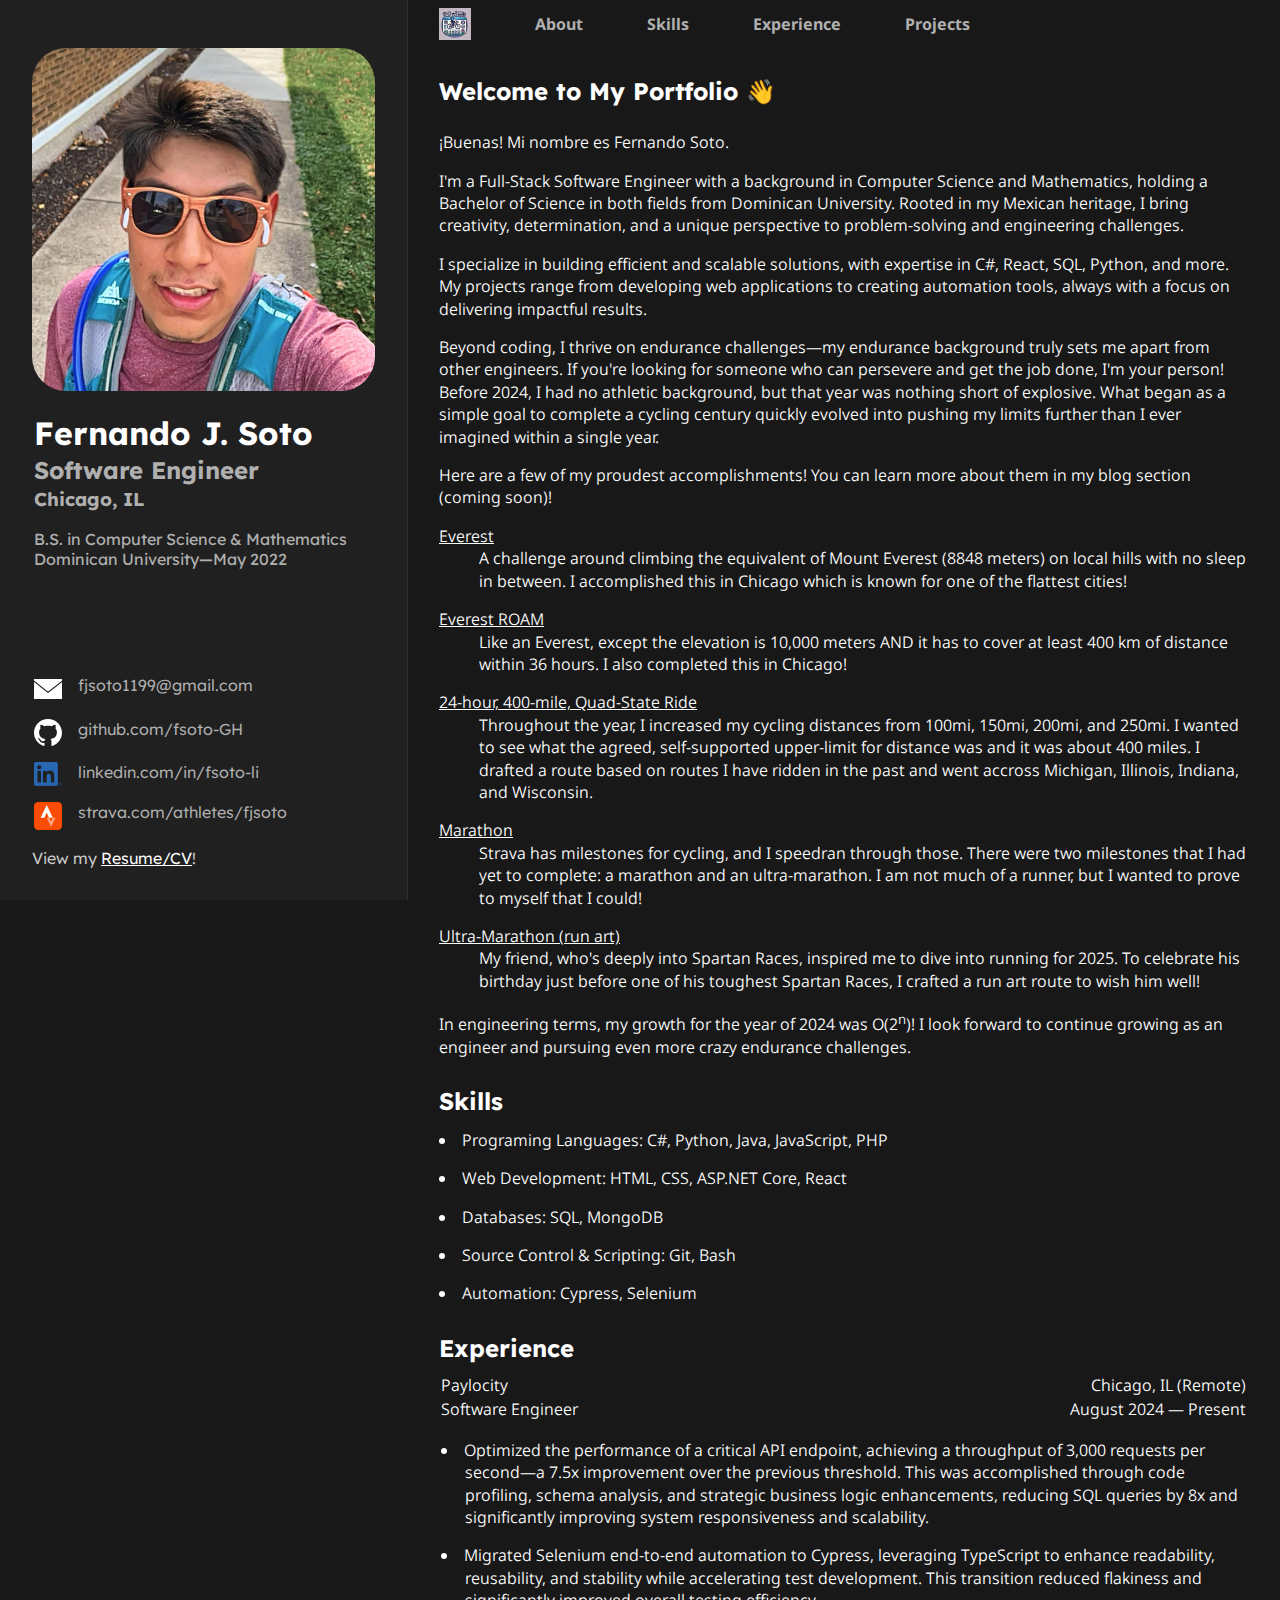
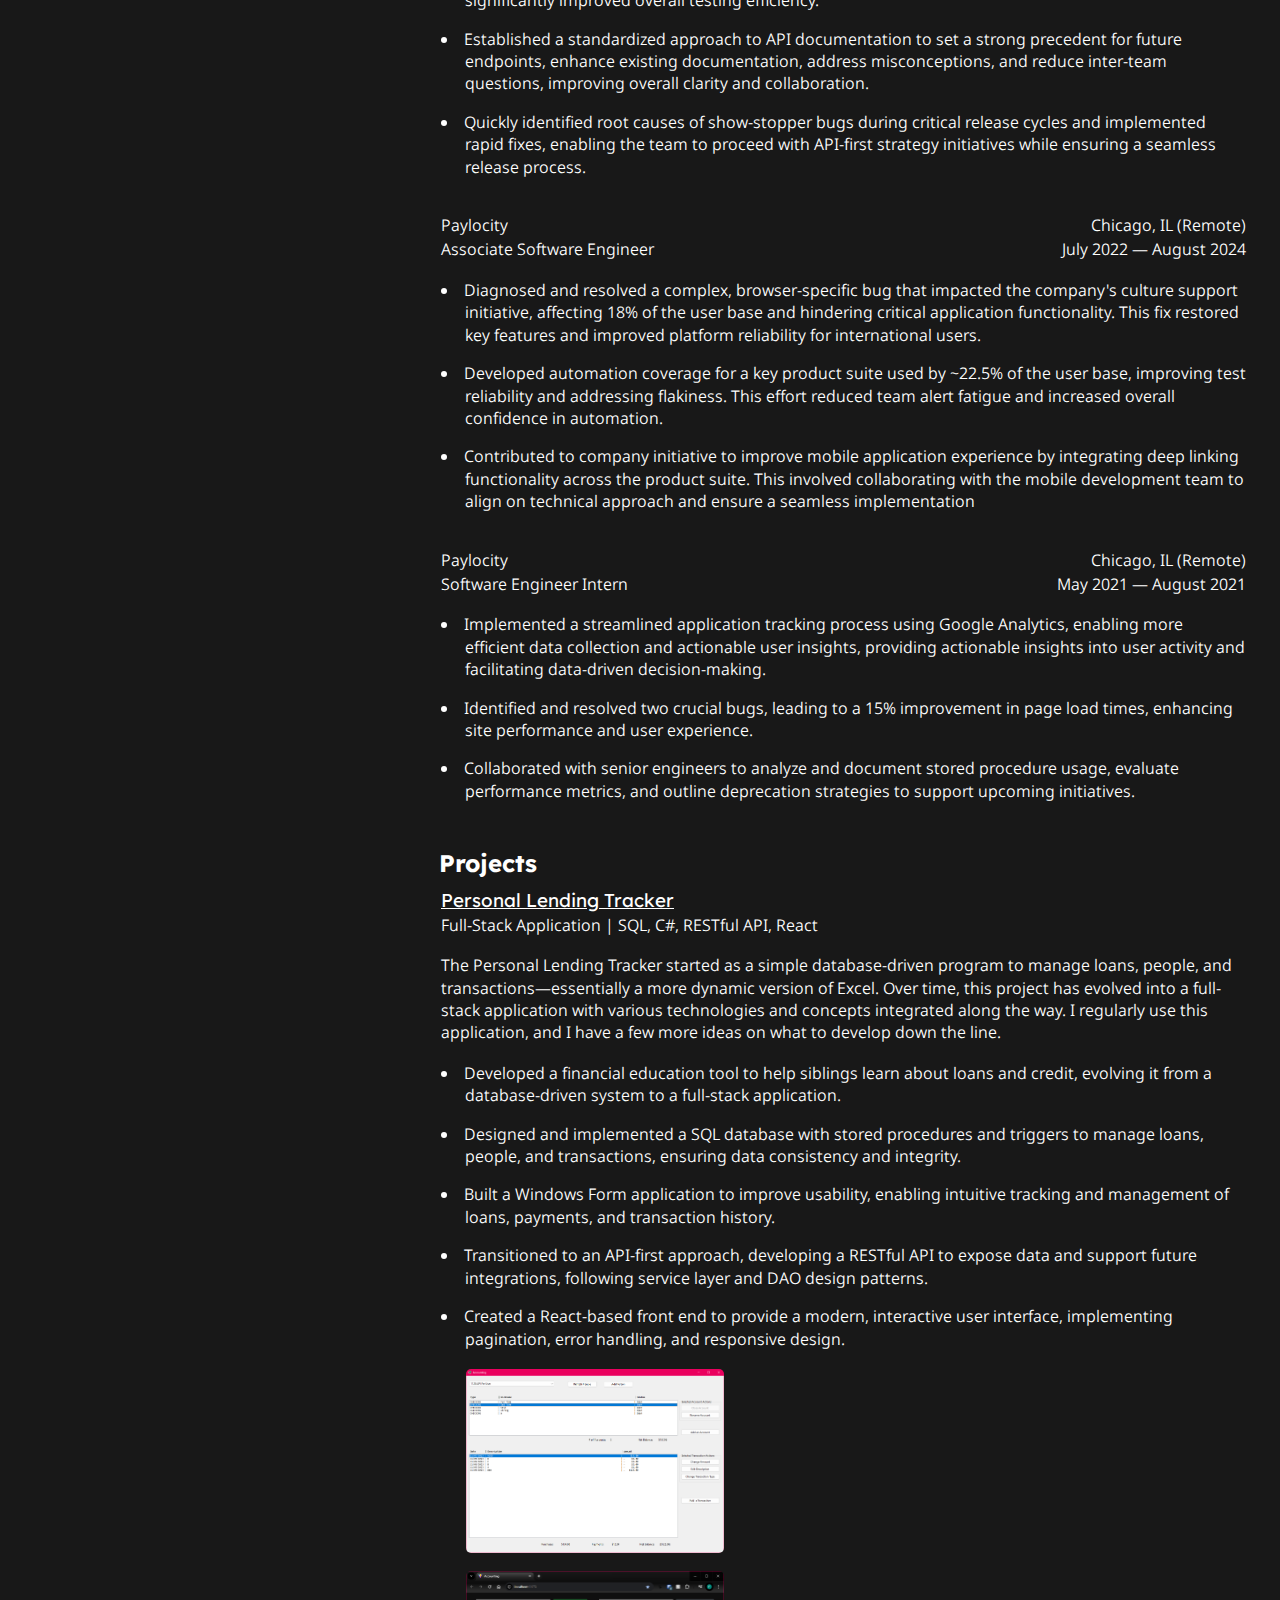
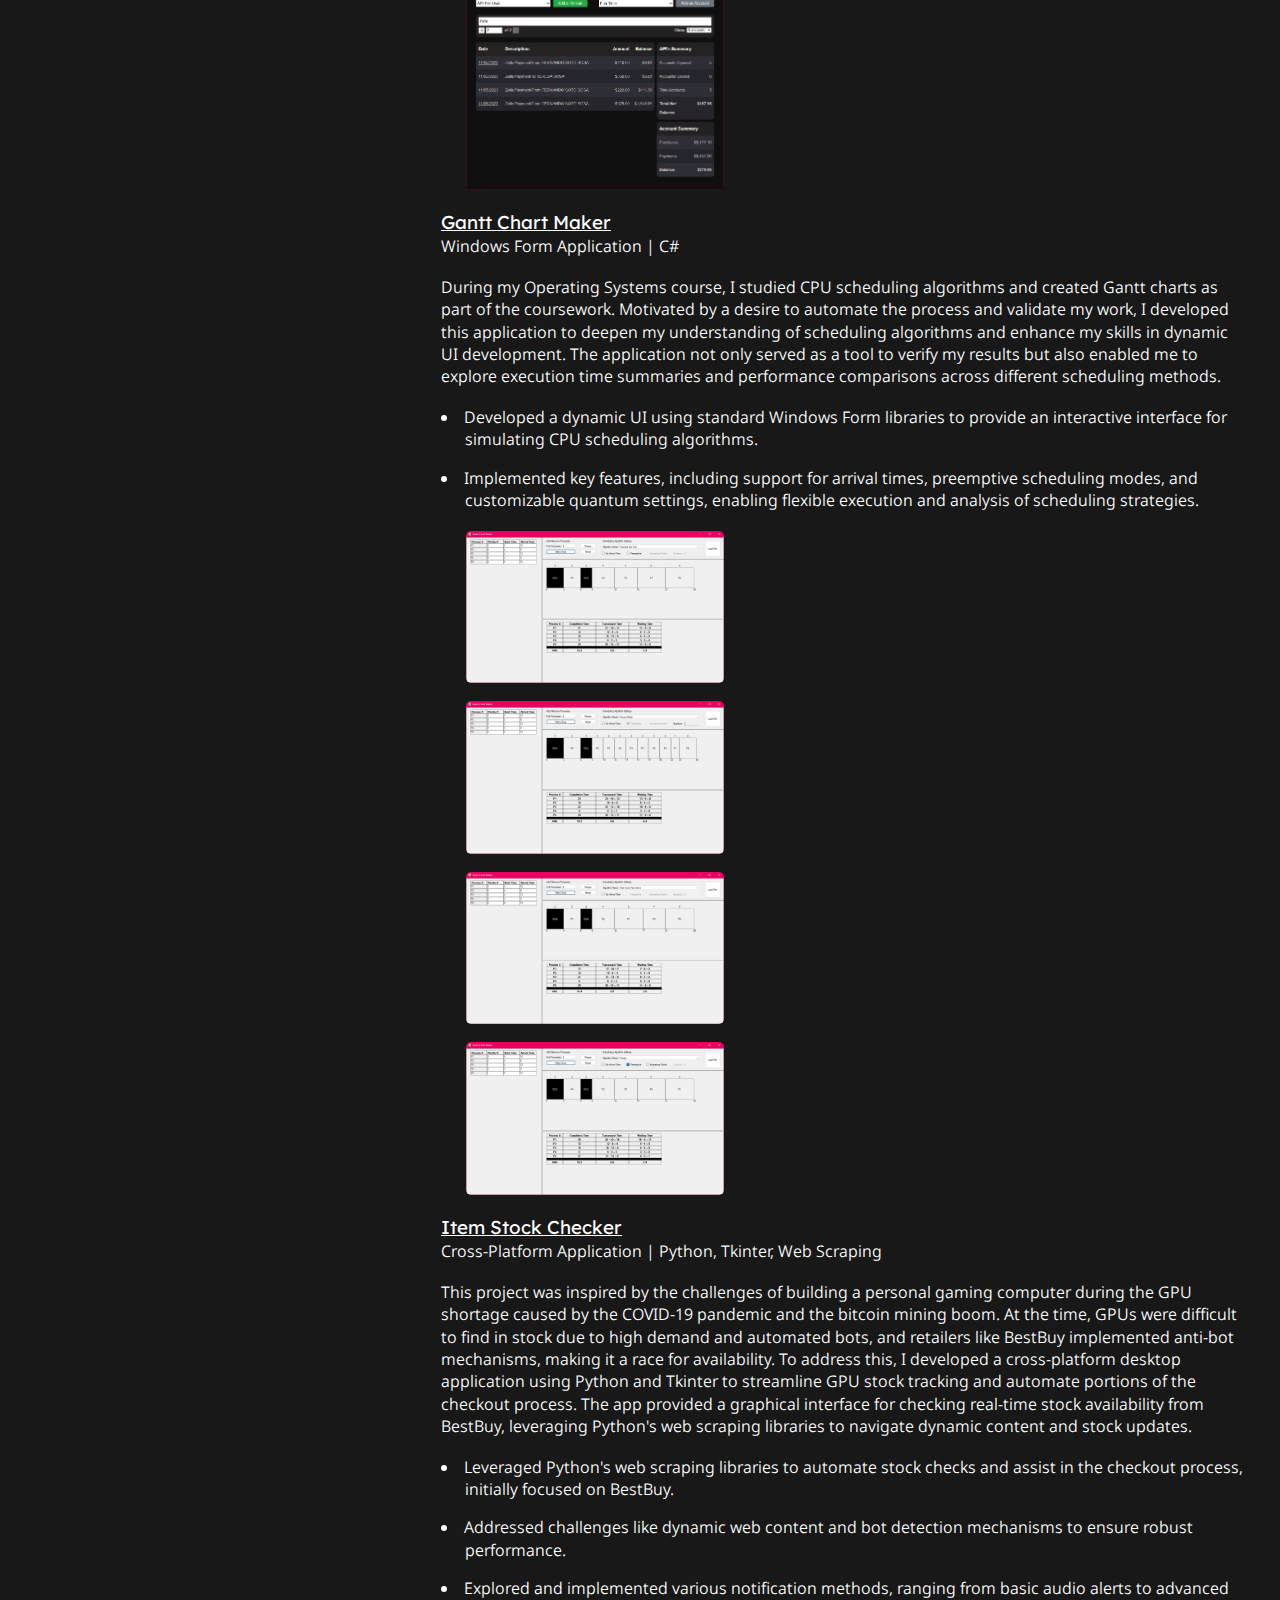
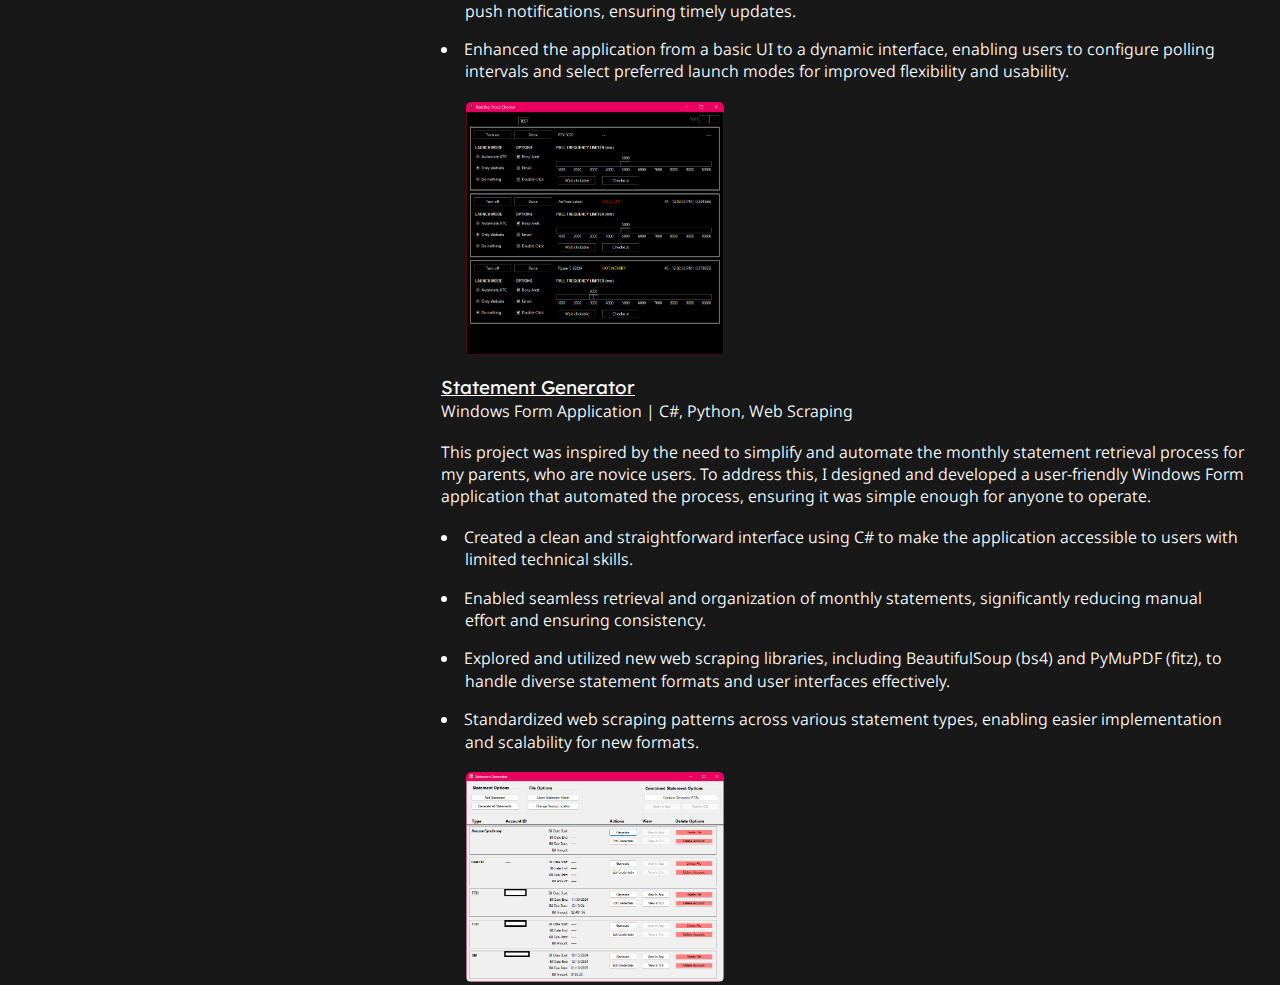
<file: index.html>
<!DOCTYPE html>
<html lang="en">

<head>
    <title>Fernando Soto | Software Engineer</title>
    <meta charset="UTF-8">
    <meta name="viewport" content="width=device-width, initial-scale=1">

    <!-- Manifest for Web Apps -->
    <link rel="manifest" href="favicon_io/manifest.json" crossorigin="use-credentials">

    <!-- FancyBox -->
    <script src="https://cdn.jsdelivr.net/npm/@fancyapps/ui@5.0/dist/fancybox/fancybox.umd.js"></script>
    <link rel="stylesheet" href="https://cdn.jsdelivr.net/npm/@fancyapps/ui@5.0/dist/fancybox/fancybox.css">

    <!-- Google Fonts -->
    <link rel="preconnect" href="https://fonts.googleapis.com">
    <link rel="preconnect" href="https://fonts.gstatic.com" crossorigin>
    <link
        href="https://fonts.googleapis.com/css2?family=Lexend&family=Noto+Sans:ital,wght@0,100..900;1,100..900&display=swap"
        rel="stylesheet">

    <!-- Favicon for general browsers -->
    <link rel="icon" href="favicon_io/favicon.ico" type="image/x-icon">
    <link rel="icon" sizes="16x16" href="favicon_io/favicon-16x16.png" type="image/png">
    <link rel="icon" sizes="32x32" href="favicon_io/favicon-32x32.png" type="image/png">

    <!-- Apple Touch Icon for iOS devices -->
    <link rel="apple-touch-icon" href="favicon_io/apple-touch-icon.png">

    <!-- Icons for Progressive Web Apps -->
    <link rel="icon" sizes="192x192" href="favicon_io/android-chrome-192x192.png" type="image/png">
    <link rel="icon" sizes="512x512" href="favicon_io/android-chrome-512x512.png" type="image/png">

    <!-- Custom styles and Scripts -->
    <link rel="stylesheet" href="styles/shared/content.css">
    <link rel="stylesheet" href="styles/shared/profile.css">
    <link rel="stylesheet" href="styles/index/index.css">
    <link rel="stylesheet" href="styles/shared/navbar.css">
    <script src="scripts/index.js"></script>
    <script src="scripts/shared/navbar.js"></script>
</head>

<body>
    <!-- Navigation Bar -->
    <nav class="nav-bar">
        <ul id="links">
            <li><a href="#contact"><img src="favicon_io/favicon-32x32.png" alt="My website logo."></a></li>
            <li><a href="#welcome">About</a></li>
            <li><a href="#technical-skills">Skills</a></li>
            <li><a href="#work-experience">Experience</a></li>
            <li><a href="#projects">Projects</a></li>
        </ul>
        <a href="#contact" class="hide-when-big">Contact</a>
    </nav>
    <div class="container">
        <!-- Left Section: Profile with Image -->
        <div id="contact">
            <div id="profile">
                <div id="profile-about">
                    <img src="images/ultramarathon_selfie.JPG" alt="A selfie of myself on my first ultramarathon."
                        class="profile-photo">
                    <table id="personal-info">
                        <tbody>
                            <tr>
                                <td class="name">
                                    <h1>Fernando J. Soto</h1>
                                </td>

                            </tr>
                            <tr>
                                <td class="title">
                                    <h2>Software Engineer</h2>
                                </td>

                            </tr>
                            <tr>
                                <td class="location">
                                    <h3>Chicago, IL</h3>
                                </td>
                            </tr>
                            <tr>
                                <td class="location">
                                    <h4>B.S. in Computer Science &amp; Mathematics</h4>
                                    <h5>Dominican University&mdash;May 2022</h5>
                                </td>
                            </tr>
                        </tbody>
                    </table>
                </div>
                <div id="profile-contact-info">
                    <table>
                        <tbody>
                            <tr>
                                <td>
                                    <a href="mailto:fjsoto1199@gmail.com">
                                        <img src="images/email.png" class="icon" alt="Email icon.">
                                    </a>
                                </td>
                                <td>
                                    <a href="mailto:fjsoto1199@gmail.com">
                                        fjsoto1199@gmail.com
                                    </a>
                                </td>
                            </tr>
                            <tr>
                                <td>
                                    <a href="https://github.com/fsoto-GH" target="_blank">
                                        <img src="images/github.svg" class="icon" alt="GitHub icon.">
                                    </a>
                                </td>
                                <td>
                                    <a href="https://github.com/fsoto-GH" target="_blank">
                                        github.com/fsoto-GH
                                    </a>
                                </td>
                            </tr>
                            <tr>
                                <td>
                                    <a href="https://www.linkedin.com/in/fsoto-li" target="_blank">
                                        <img src="images/linkedIn.png" class="icon" alt="LinkedIn icon.">
                                    </a>
                                </td>
                                <td>
                                    <a href="https://www.linkedin.com/in/fsoto-li" target="_blank">
                                        linkedin.com/in/fsoto-li
                                    </a>
                                </td>
                            </tr>
                            <tr>
                                <td>
                                    <a href="https://www.strava.com/athletes/fjsoto" target="_blank"><img
                                            src="images/strava.svg" class="icon" alt="Strava icon.">
                                    </a>
                                </td>
                                <td>
                                    <a href="https://www.strava.com/athletes/fjsoto"
                                        target="_blank">strava.com/athletes/fjsoto</a>
                                </td>
                            </tr>
                        </tbody>
                    </table>
                    <table id="profile-resume">
                        <tbody>
                            <tr>
                                <td>
                                    <span class="secondary-text">View my <a href="files/ResumeU.pdf" target="_blank"
                                            class="resume-link">Resume/CV</a>!</span>
                                </td>
                            </tr>
                        </tbody>
                    </table>
                </div>
            </div>
        </div>

        <main id="main">
            <div id="content">
                <div id="welcome" class="section">
                    <h2>Welcome to My Portfolio 👋</h2>
                    <p>¡Buenas! Mi nombre es Fernando Soto.</p>
                    <p>I'm a Full-Stack Software Engineer with a background in Computer Science and
                        Mathematics, holding a Bachelor of Science in both fields from Dominican University. Rooted in
                        my Mexican heritage, I bring creativity, determination, and a unique perspective to
                        problem-solving and engineering challenges.</p>
                    <p>I specialize in building efficient and scalable solutions, with expertise in C#, React,
                        SQL, Python, and more. My projects range from developing web applications to creating automation
                        tools, always with a focus on delivering impactful results.</p>
                    <p>Beyond coding, I thrive on endurance challenges—my endurance background truly sets me apart from
                        other engineers. If you're looking for someone who can persevere and get the job done, I'm your
                        person! Before 2024, I had no athletic background, but that year was nothing short of explosive.
                        What began as a simple goal to complete a cycling century quickly evolved into pushing my limits
                        further than I ever imagined within a single year.
                    </p>
                    <p>Here are a few of my proudest accomplishments! You can learn more about them in my blog section
                        (coming soon)!</p>
                    <dl id="accomplishments">
                        <dt><a href="https://hof.everesting.com/hall-of-fame/hall-of-fame-details?uuid=3e492b89-1f3f-45ad-9aa2-6143959875f4"
                                target="_blank">
                                Everest
                            </a></dt>
                        <dd>A challenge around climbing the equivalent of Mount Everest (8848 meters) on local hills
                            with no
                            sleep in between.
                            I accomplished this in Chicago which is known for one of the flattest cities!</dd>
                        <dt><a href="https://hof.everesting.com/hall-of-fame/hall-of-fame-details?uuid=48853284-e2b9-433d-bc7d-7ee2d8afebb7&"
                                target="_blank">
                                Everest ROAM
                            </a></dt>
                        <dd>Like an Everest, except the elevation is 10,000 meters AND it has to cover at least 400 km
                            of distance
                            within 36 hours. I also completed this in Chicago!</dd>
                        <dt><a href="https://www.strava.com/activities/11990071202" target="_blank">24-hour, 400-mile,
                                Quad-State Ride</a></dt>
                        <dd>Throughout the year, I increased my cycling distances from 100mi, 150mi, 200mi, and 250mi. I
                            wanted
                            to see what the agreed, self-supported upper-limit for distance was and it was about 400
                            miles. I drafted a route based on routes I have ridden in the past and went accross
                            Michigan, Illinois, Indiana, and Wisconsin.</dd>

                        <dt><a href="https://www.strava.com/activities/12309622227" target="_blank">Marathon</a></dt>
                        <dd>Strava has milestones for cycling, and I speedran through those. There were two milestones
                            that I had yet to complete: a marathon and an ultra-marathon. I am not much of a runner, but
                            I wanted to prove to myself that I could!</dd>

                        <dt><a href="https://www.strava.com/activities/12785966983" target="_blank">Ultra-Marathon (run
                                art)</a></dt>
                        <dd>My friend, who's deeply into Spartan Races, inspired me to dive into running for 2025. To
                            celebrate his birthday just before one of his toughest Spartan Races, I crafted a run art
                            route to wish him well!
                        <dd>
                    </dl>
                    <p class="no-top">In engineering terms, my growth for the year of 2024 was O(2<sup>n</sup>)! I look
                        forward to continue growing
                        as an engineer and pursuing even more crazy endurance challenges.</p>
                </div>
                <div id="technical-skills" class="section">
                    <h2>Skills</h2>
                    <ul class="aligned-list">
                        <li>Programing Languages: C#, Python, Java, JavaScript, PHP</li>
                        <li>Web Development: HTML, CSS, ASP.NET Core, React</li>
                        <li>Databases: SQL, MongoDB</li>
                        <li>Source Control & Scripting: Git, Bash</li>
                        <li>Automation: Cypress, Selenium</li>
                    </ul>
                </div>
                <div id="work-experience" class="section">
                    <h2>Experience</h2>
                    <!-- #region job #1 -->
                    <table>
                        <tbody>
                            <tr>
                                <td>Paylocity</td>
                                <td class="right">Chicago, IL (Remote)</td>
                            </tr>
                            <tr>
                                <td>Software Engineer</td>
                                <td class="right">August 2024 &mdash; Present</td>
                            </tr>
                            <tr>
                                <td colspan="2">
                                    <ul class="aligned-list">
                                        <li>Optimized the performance of a critical API endpoint, achieving a throughput
                                            of 3,000 requests per second—a 7.5x improvement over the previous threshold.
                                            This was accomplished through code profiling, schema analysis, and strategic
                                            business logic enhancements, reducing SQL queries by 8x and significantly
                                            improving system responsiveness and scalability.</li>
                                        <li>Migrated Selenium end-to-end automation to Cypress, leveraging TypeScript to
                                            enhance readability, reusability, and stability while accelerating test
                                            development. This transition reduced flakiness and significantly improved
                                            overall testing efficiency.</li>
                                        <li>Established a standardized approach to API documentation to set a strong
                                            precedent for future endpoints, enhance existing documentation, address
                                            misconceptions, and reduce inter-team questions, improving overall clarity
                                            and collaboration.</li>
                                        <li>Quickly identified root causes of show-stopper bugs during critical release
                                            cycles and implemented rapid fixes, enabling the team to proceed with
                                            API-first strategy initiatives while ensuring a seamless release process.
                                        </li>
                                    </ul>
                                </td>
                            </tr>
                        </tbody>
                    </table>
                    <!-- #endregion -->
                    <!-- #region job #2 -->
                    <table>
                        <tbody>
                            <tr>
                                <td>Paylocity</td>
                                <td class="right">Chicago, IL (Remote)</td>
                            </tr>
                            <tr>
                                <td>Associate Software Engineer</td>
                                <td class="right">July 2022 &mdash; August 2024</td>
                            </tr>
                            <tr>
                                <td colspan="2">
                                    <ul class="aligned-list">
                                        <li>Diagnosed and resolved a complex, browser-specific bug that impacted the
                                            company's culture support initiative,
                                            affecting 18% of the user base and hindering critical application
                                            functionality. This fix restored key features and
                                            improved platform reliability for international users.</li>
                                        <li>Developed automation coverage for a key product suite used by ~22.5% of the
                                            user base, improving test reliability and
                                            addressing flakiness. This effort reduced team alert fatigue and increased
                                            overall confidence in automation.</li>
                                        <li>Contributed to company initiative to improve mobile application experience
                                            by integrating deep linking functionality
                                            across the product suite. This involved collaborating with the mobile
                                            development team to align on technical approach
                                            and ensure a seamless implementation</li>
                                    </ul>
                                </td>
                            </tr>
                        </tbody>
                    </table>
                    <!-- #endregion -->
                    <!-- #region job #3 -->
                    <table>
                        <tbody>
                            <tr>
                                <td>Paylocity</td>
                                <td class="right">Chicago, IL (Remote)</td>
                            </tr>
                            <tr>
                                <td>Software Engineer Intern</td>
                                <td class="right">May 2021 &mdash; August 2021</td>
                            </tr>
                            <tr>
                                <td colspan="2">
                                    <ul class="aligned-list">
                                        <li>Implemented a streamlined application tracking process using Google
                                            Analytics, enabling more efficient data collection
                                            and actionable user insights, providing actionable insights into user
                                            activity and facilitating data-driven decision-making.
                                        </li>
                                        <li>Identified and resolved two crucial bugs, leading to a 15% improvement in
                                            page load times, enhancing site
                                            performance and user experience.</li>
                                        <li>Collaborated with senior engineers to analyze and document stored procedure
                                            usage, evaluate performance metrics, and outline deprecation strategies to
                                            support upcoming initiatives.</li>
                                    </ul>
                                </td>
                            </tr>
                        </tbody>
                    </table>
                    <!-- #endregion -->
                </div>
                <div id="projects" class="section">
                    <h2>Projects</h2>
                    <!-- #region project #1 -->
                    <table class="project-table">
                        <tbody>
                            <tr>
                                <td><a href="https://github.com/fsoto-GH/Accounting" target="_blank">
                                        <h3>Personal Lending Tracker</h3>
                                    </a></td>
                            </tr>
                            <tr>
                                <td>Full-Stack Application | SQL, C#, RESTful API, React</td>
                            </tr>
                            <tr>
                                <td class="project-description">
                                    The Personal Lending Tracker started as a simple database-driven program to manage
                                    loans, people, and transactions—essentially a more dynamic version of Excel.
                                    Over time, this project has evolved into a full-stack application with various
                                    technologies and concepts integrated along the way.
                                    I regularly use this application, and I have a few more ideas on what to develop
                                    down the line.
                                </td>
                            </tr>
                            <tr>
                                <td>
                                    <ul class="aligned-list">
                                        <li>Developed a financial education tool to help siblings learn about loans and
                                            credit, evolving it from a database-driven
                                            system to a full-stack application.
                                        </li>
                                        <li>Designed and implemented a SQL database with stored procedures and triggers
                                            to manage loans, people, and
                                            transactions, ensuring data consistency and integrity.
                                        </li>
                                        <li>Built a Windows Form application to improve usability, enabling intuitive
                                            tracking and management of loans, payments,
                                            and transaction history.
                                        </li>
                                        <li>Transitioned to an API-first approach, developing a RESTful API to expose
                                            data and support future integrations,
                                            following service layer and DAO design patterns.
                                        </li>
                                        <li>Created a React-based front end to provide a modern, interactive user
                                            interface, implementing pagination, error
                                            handling, and responsive design.
                                        </li>
                                    </ul>
                                </td>
                            </tr>
                            <tr>
                                <td class="project-images">
                                    <img class="project-image" src="images/accounting/app_view.png"
                                        data-caption="An image of the first UI interface for my pesonal lending app, a Windows Form app."
                                        alt="An image of the first UI interface for my pesonal lending app, a Windows Form app.">
                                    <img class="project-image" src="images/accounting/web_view.png"
                                        data-caption="An image of the most recent iteration on my personal lending app, a React-based web application. Featuring responsive design."
                                        alt="An image of the most recent iteration on my personal lending app, a React-based web application.">
                                </td>
                            </tr>
                        </tbody>
                    </table>
                    <!-- #endregion -->

                    <!-- #region project #2 -->
                    <table>
                        <tbody>
                            <tr>
                                <td>
                                    <a href="https://github.com/fsoto-GH/GanttChartMaker" target="_blank">
                                        <h3>Gantt Chart Maker</h3>
                                    </a>
                                </td>
                            </tr>
                            <tr>
                                <td>Windows Form Application | C#</td>
                            </tr>
                            <tr>
                                <td class="project-description">
                                    During my Operating Systems course, I studied CPU scheduling algorithms and created
                                    Gantt charts as part of the coursework.
                                    Motivated by a desire to automate the process and validate my work, I developed this
                                    application to deepen my understanding of scheduling algorithms and enhance my
                                    skills in dynamic UI development.
                                    The application not only served as a tool to verify my results but also enabled me
                                    to explore execution time summaries and performance comparisons across different
                                    scheduling methods.
                                </td>
                            </tr>
                            <tr>
                                <td>
                                    <ul class="aligned-list">
                                        <li>
                                            Developed a dynamic UI using standard Windows Form libraries to provide an
                                            interactive interface for simulating CPU scheduling algorithms.
                                        </li>
                                        <li>
                                            Implemented key features, including support for arrival times, preemptive
                                            scheduling modes, and customizable quantum settings, enabling flexible
                                            execution and analysis of scheduling strategies.
                                        </li>
                                    </ul>
                                </td>
                            </tr>
                            <tr>
                                <td class="project-images">
                                    <img class="project-image" src="images/gantt_maker/gantt_sjf.png"
                                        data-caption="An image of my Gantt Chart maker application, showcasing a non-preemptive, shortest job first algorithm."
                                        alt="An image of my Gantt Chart maker application, showcasing a non-preemptive, shortest job first algorithm.">
                                    <img class="project-image" src="images/gantt_maker/gantt_roundrobin.png"
                                        data-caption="An image of my Gantt Chart maker application, showcasing round robin with a quantum of 2."
                                        alt="An image of my Gantt Chart maker application, showcasing round robin with a quantum of 2.">
                                    <img class="project-image" src="images/gantt_maker/gantt_fcfs.png"
                                        data-caption="An image of my Gantt Chart maker application, showcasing a first come first serve algorithm."
                                        alt="An image of my Gantt Chart maker application, showcasing a first cone first serve algorithm.">
                                    <img class="project-image" src="images/gantt_maker/gantt_priority.png"
                                        data-caption="An image of my Gantt Chart maker application, showcasing  a preemptive, priority scheduling algorithm."
                                        alt="An image of my Gantt Chart maker application, showcasing  a preemptive, priority scheduling algorithm.">
                                </td>
                            </tr>
                        </tbody>
                    </table>
                    <!-- #endregion -->
                    <!-- #region project #3 -->
                    <table>
                        <tbody>
                            <tr>
                                <td>
                                    <a href="https://github.com/fsoto-GH/StockCheckerUI" target="_blank">
                                        <h3>Item Stock Checker</h3>
                                    </a>
                                </td>
                            </tr>
                            <tr>
                                <td>Cross-Platform Application | Python, Tkinter, Web Scraping</td>
                            </tr>
                            <tr>
                                <td class="project-description">
                                    This project was inspired by the challenges of building a personal gaming computer
                                    during the GPU shortage caused by the COVID-19 pandemic and the bitcoin mining boom.
                                    At the time, GPUs were difficult to find in stock due to high demand and automated
                                    bots, and retailers like BestBuy implemented anti-bot mechanisms, making it a race
                                    for availability. To address this, I developed a cross-platform desktop application
                                    using Python and
                                    Tkinter to streamline GPU stock tracking and automate portions of the checkout
                                    process.
                                    The app provided a graphical interface for checking real-time stock availability
                                    from BestBuy, leveraging Python's web scraping libraries to navigate dynamic content
                                    and stock updates.
                                </td>
                            </tr>
                            <tr>
                                <td>
                                    <ul class="aligned-list">
                                        <li>
                                            Leveraged Python's web scraping libraries to automate stock checks and
                                            assist in the checkout process, initially focused on BestBuy.
                                        </li>
                                        <li>
                                            Addressed challenges like dynamic web content and bot detection mechanisms
                                            to ensure robust performance.
                                        </li>
                                        <li>
                                            Explored and implemented various notification methods, ranging from basic
                                            audio alerts to advanced push notifications, ensuring timely updates.
                                        </li>
                                        <li>
                                            Enhanced the application from a basic UI to a dynamic interface, enabling
                                            users to configure polling intervals and select preferred launch modes for
                                            improved flexibility and usability.
                                        </li>
                                    </ul>
                                </td>
                            </tr>
                            <tr>
                                <td class="project-images">
                                    <img class="project-image" src="images/stock_checker/stock_checker.png"
                                        data-caption="An image of my item stock checker application. This showcases the configurable settings and displays three items in different availability states."
                                        alt="An image of my item stock checker application. This showcases the configurable settings and displays three items in different availability states.">
                                </td>
                            </tr>
                        </tbody>
                    </table>
                    <!-- #endregion -->
                    <!-- #region project #4 -->
                    <table>
                        <tbody>
                            <tr>
                                <td>
                                    <a href="https://github.com/fsoto-GH/StatementGenerator" target="_blank">
                                        <h3>Statement Generator</h3>
                                    </a>
                                </td>
                            </tr>
                            <tr>
                                <td>Windows Form Application | C#, Python, Web Scraping</td>
                            </tr>
                            <tr>
                                <td class="project-description">
                                    This project was inspired by the need to simplify and automate the monthly statement
                                    retrieval process for my parents, who are novice users. To address this, I designed
                                    and developed a user-friendly Windows Form application that automated the process,
                                    ensuring it was simple enough for anyone to operate.
                                </td>
                            </tr>
                            <tr>
                                <td>
                                    <ul class="aligned-list">
                                        <li>Created a clean and straightforward interface using C# to make the
                                            application accessible to users with limited technical skills.</li>
                                        <li>Enabled seamless retrieval and organization of monthly statements,
                                            significantly reducing manual effort and ensuring consistency.</li>
                                        <li>Explored and utilized new web scraping libraries, including BeautifulSoup
                                            (bs4) and PyMuPDF (fitz), to handle diverse statement formats and user
                                            interfaces effectively.</li>
                                        <li>Standardized web scraping patterns across various statement types, enabling
                                            easier implementation and scalability for new formats.</li>
                                    </ul>
                                </td>
                            </tr>
                            <tr>
                                <td class="project-images">
                                    <img class="project-image" src="images/statement_generator/app_view.png"
                                        data-caption="An image of my statement generator application. Showcasing different statement types and actions."
                                        alt="An image of my statement generator application. Showcasing different statement types and actions.">
                                </td>
                            </tr>
                        </tbody>
                    </table>
                    <!-- #endregion -->
                </div>
            </div>
        </main>
    </div>
</body>

</html>
</file>
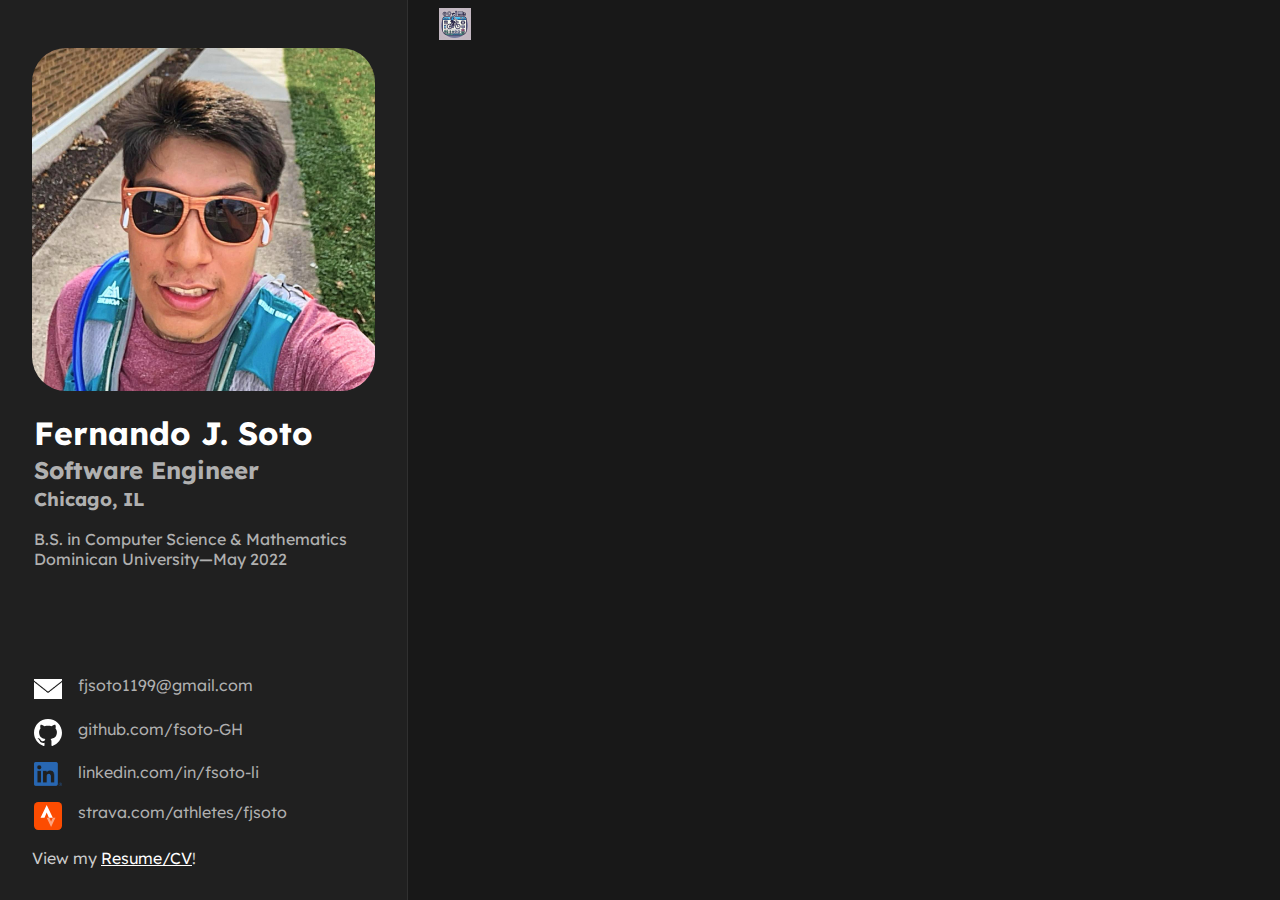
<file: pages/blog/cycling.html>
<!DOCTYPE html>
<html lang="en">

<head>
    <title>Fernando Soto | Software Engineer</title>
    <meta charset="UTF-8">
    <meta name="viewport" content="width=device-width, initial-scale=1">

    <!-- Manifest for Web Apps -->
    <link rel="manifest" href="favicon_io/manifest.json" crossorigin="use-credentials">

    <!-- FancyBox -->
    <script src="https://cdn.jsdelivr.net/npm/@fancyapps/ui@5.0/dist/fancybox/fancybox.umd.js"></script>
    <link rel="stylesheet" href="https://cdn.jsdelivr.net/npm/@fancyapps/ui@5.0/dist/fancybox/fancybox.css">

    <!-- Google Fonts -->
    <link rel="preconnect" href="https://fonts.googleapis.com">
    <link rel="preconnect" href="https://fonts.gstatic.com" crossorigin>
    <link
        href="https://fonts.googleapis.com/css2?family=Lexend&family=Noto+Sans:ital,wght@0,100..900;1,100..900&display=swap"
        rel="stylesheet">

    <!-- Favicon for general browsers -->
    <link rel="icon" href="../../favicon_io/favicon.ico" type="image/x-icon">
    <link rel="icon" sizes="16x16" href="../../favicon_io/favicon-16x16.png" type="image/png">
    <link rel="icon" sizes="32x32" href="../../favicon_io/favicon-32x32.png" type="image/png">

    <!-- Apple Touch Icon for iOS devices -->
    <link rel="apple-touch-icon" href="../../favicon_io/apple-touch-icon.png">

    <!-- Icons for Progressive Web Apps -->
    <link rel="icon" sizes="192x192" href="../../favicon_io/android-chrome-192x192.png" type="image/png">
    <link rel="icon" sizes="512x512" href="../../favicon_io/android-chrome-512x512.png" type="image/png">

    <!-- Custom styles and Scripts -->
    <link rel="stylesheet" href="../../styles/shared/content.css">
    <link rel="stylesheet" href="../../styles/shared/profile.css">
    <link rel="stylesheet" href="../../styles/index/index.css">
    <link rel="stylesheet" href="../../styles/shared/navbar.css">
    <script src="../../scripts/index.js"></script>
    <script src="../../scripts/shared/navbar.js"></script>
</head>

<body>
    <!-- Navigation Bar -->
    <nav class="nav-bar">
        <ul id="links">
            <li><a href="#contact"><img src="../../favicon_io/favicon-32x32.png" alt="My website logo."></a></li>
        </ul>
        <a href="#contact" class="hide-when-big">Contact</a>
    </nav>
    <div class="container">
        <!-- Left Section: Profile with Image -->
        <div id="contact">
            <div id="profile">
                <div id="profile-about">
                    <img src="../../images/ultramarathon_selfie.JPG" alt="A selfie of myself on my first ultramarathon."
                        class="profile-photo">
                    <table id="personal-info">
                        <tbody>
                            <tr>
                                <td class="name">
                                    <h1>Fernando J. Soto</h1>
                                </td>

                            </tr>
                            <tr>
                                <td class="title">
                                    <h2>Software Engineer</h2>
                                </td>

                            </tr>
                            <tr>
                                <td class="location">
                                    <h3>Chicago, IL</h3>
                                </td>
                            </tr>
                            <tr>
                                <td class="location">
                                    <h4>B.S. in Computer Science &amp; Mathematics</h4>
                                    <h5>Dominican University&mdash;May 2022</h5>
                                </td>
                            </tr>
                        </tbody>
                    </table>
                </div>
                <div id="profile-contact-info">
                    <table>
                        <tbody>
                            <tr>
                                <td>
                                    <a href="mailto:fjsoto1199@gmail.com">
                                        <img src="../../images/email.png" class="icon" alt="Email icon.">
                                    </a>
                                </td>
                                <td>
                                    <a href="mailto:fjsoto1199@gmail.com">
                                        fjsoto1199@gmail.com
                                    </a>
                                </td>
                            </tr>
                            <tr>
                                <td>
                                    <a href="https://github.com/fsoto-GH" target="_blank">
                                        <img src="../../images/github.svg" class="icon" alt="GitHub icon.">
                                    </a>
                                </td>
                                <td>
                                    <a href="https://github.com/fsoto-GH" target="_blank">
                                        github.com/fsoto-GH
                                    </a>
                                </td>
                            </tr>
                            <tr>
                                <td>
                                    <a href="https://www.linkedin.com/in/fsoto-li" target="_blank">
                                        <img src="../../images/linkedIn.png" class="icon" alt="LinkedIn icon.">
                                    </a>
                                </td>
                                <td>
                                    <a href="https://www.linkedin.com/in/fsoto-li" target="_blank">
                                        linkedin.com/in/fsoto-li
                                    </a>
                                </td>
                            </tr>
                            <tr>
                                <td>
                                    <a href="https://www.strava.com/athletes/fjsoto" target="_blank"><img
                                            src="../../images/strava.svg" class="icon" alt="Strava icon.">
                                    </a>
                                </td>
                                <td>
                                    <a href="https://www.strava.com/athletes/fjsoto"
                                        target="_blank">strava.com/athletes/fjsoto</a>
                                </td>
                            </tr>
                        </tbody>
                    </table>
                    <table id="profile-resume">
                        <tbody>
                            <tr>
                                <td>
                                    <span class="secondary-text">View my <a href="../../files/ResumeU.pdf" target="_blank"
                                            class="resume-link">Resume/CV</a>!</span>
                                </td>
                            </tr>
                        </tbody>
                    </table>
                </div>
            </div>
        </div>

        <main id="main">
            <div id="content">
            </div>
        </main>
    </div>
</body>

</html>
</file>
<file: styles/shared/content.css>
:root {
    --profile-width: 375px;
    --content-min-width: 550px;
    --nav-bar-height: 3rem;
    --margin-right: 2rem;
    --margin-left: var(--margin-right);
    /* Size at which to collapse sidebar */
    --page-break: 1020px;
    box-sizing: content-box;
}

* {
    margin: 0;
    padding: 0;
}

body {
    background-color: #181818;
    color: #ffffff;
    font-size: 1rem;
    font-family: "Noto Sans", serif;
    font-optical-sizing: auto;
    font-weight: 350;
    font-style: normal;
}

/* Right Section: main Area */
#main {
    flex-direction: column;
    background-color: #181818;
    margin-left: calc(var(--profile-width) + var(--margin-left));
    min-width: var(--content-min-width);
    line-height: 1.4rem;
    padding-right: var(--margin-right);
}

#main p {
    padding-top: 1rem;
}

#main p.no-top {
    padding-top: initial;
}

#main .bold {
    font-weight: bold;
}

#main #content {
    padding-left: 2rem;
    padding-top: var(--nav-bar-height);
}

#main #content h1 {
    color: #ffffff;
    font-size: 1.6rem;
    margin-bottom: 1rem;
}

#main #content h2 {
    margin-bottom: .8rem;
}

#main #content table {
    width: 100%;
}

#work-experience table:not(:last-child), #projects table:not(:last-child) {
    margin-bottom: 1rem;
}

#main ul li {
    margin: 1rem 0;
}

#main .aligned-list {
    list-style-position: inside;
    margin: 0;
    padding: 0;
}

#main .aligned-list li {
    padding-left: 1.5rem;
    text-indent: -1.5rem;
}

#main .section {
    scroll-margin-top: calc(var(--nav-bar-height) + 2rem);
    margin-top: 2rem;
}

#main .right {
    text-align: right;
}

#main h1,
#main h2,
#main h3,
#main h4 {
    font-family: "Lexend", sans-serif;
    font-optical-sizing: auto;
}

#main a {
    color: #ffffff;
    text-decoration: underline;
}

#main h3 {
    font-weight: normal;
}

.project-image {
    border-radius: 6px;
    border: 1px solid #181818;
}

.project-image:not(:last-child) {
    margin-bottom: 1rem;
}

.project-description {
    padding-top: 1rem;
}


.project-images {
    display: flex;
    flex-wrap: nowrap;
    flex-direction: column;
    margin-left: 1.5rem;
}

#accomplishments {
    display: block;
    margin-top: 1em;
    margin-bottom: 1em;
    margin-left: 0;
    margin-right: 0;
}

#accomplishments dt {
    margin-top: 1rem;
}

#accomplishments dd {
    display: block;
    margin-left: 40px;
}

/* Extra small devices (phones, less than 576px) */
@media (max-width: 768px) {

    /* Styles for phones */
    .project-image {
        max-width: 90%;
    }
}

/* Medium devices (tablets, 768px and up) */
@media (min-width: 768px) and (max-width: 1032px) {
    .project-image {
        max-width: 90%;
    }
}

/* Large devices (desktops, 992px and up) */
@media (min-width: 992px) and (max-width: 1200px) {
    .project-image {
        max-width: 55%;
    }
}

/* Extra large devices (large desktops, 1200px and up) */
@media (min-width: 1200px) {
    .project-image {
        max-width: min(70%, 800px);
    }
}

@media (max-width: 1020px) {    
    #main {
        width: 100%;
        margin-left: 0;
    }

    #welcome {
        margin-top: 0 !important;
    }

    #main #content {
        padding: 0;
    }
}
</file>
<file: styles/shared/profile.css>
/* Profile main */
#contact {
    height: 100%;
    background-color: #202020;
    border-right: 1px solid #303030;
    display: flex;
    flex-direction: column;
    align-items: center;
    font-family: "Lexend", sans-serif;
    font-optical-sizing: auto;
    position: fixed;
    width: var(--profile-width);
    padding-left: var(--margin-left);
    min-width: var(--profile-width);
    overflow-y: auto;
    -webkit-transform: translate3d(0, 0, 0);
    -o-transform: translate3d(0, 0, 0);
    transform: translate3d(0, 0, 0);
}

#profile {
    height: 100%;
    display: flex;
    flex-wrap: wrap;
    align-content: space-between;
    padding: 0 2rem 2rem 0;
}

#profile .profile-photo {
    margin-top: var(--nav-bar-height);
    border-radius: 10%;
}

#profile img, #profile table, #profile #headline {
    width: 100%;
}

#personal-info tr:last-child, #personal-info tr:first-child {
    display: flex;
    padding-top: 1em;
} 

#profile-contact-info table tr {
    display: flex;
    padding-top: .75rem; 
}

#profile-resume table tr {
    padding-top: 1rem;
}

#profile .name,
#profile .title,
#profile .location {
    color: #b0b0b0;
}

#profile .name h1 {
    color: #ffffff;
}

#profile .bio {
    color: #aaaaaa;
    font-size: 0.9rem;
    margin-top: 0.5rem;
}

#profile a {
    color: #b0b0b0;
    text-decoration: none;
}

#profile a:hover {
    color: #ffffff;
    text-decoration: none;
}

#profile .icon {
    width: 1.75rem;
    margin-right: 1rem;
}

#profile p {
    color: #cccccc;
}

#profile div:not(:first-child) {
    padding-top: 5%;
}

#profile #profile-resume {
    display: flex;
    flex-direction: row;
    align-items: center;
    align-items: flex-end;
    width: 100%;
}

#profile .resume-link {
    text-decoration: underline;
    color: #ffffff;
}

#profile .secondary-text {
    color: #cccccc;
}

#profile h4, #profile h5, #profile h6 {
    font-weight: normal;
    font-size: 1rem;
}

@media (max-width: 1020px) {
    #contact {
        min-height: 100vh;
    }

    #profile-about {
        box-sizing: content-box;
    }

    #main {
        padding: 2rem;
        border: none;
        box-sizing: border-box;
    }

    #contact {
        display: flex !important;
        position: relative !important;
        width: 100% !important;
        justify-content: space-around;
        padding-left: 0 !important;
        border: none !important;
    }


    #profile .profile-photo {
        width: 50%;
        margin-top: 0;
    }

    #profile {
        display: flex;
        justify-content: space-between;
        padding: 3rem 2rem 2rem 2rem !important;
        align-content: center;
    }

    
    #profile #profile-about {
        display: flex;
        flex-direction: row-reverse;
        align-items: flex-start;
        width: 100%;
    }

    #profile #profile-about #personal-info {
        padding-right: 1rem;
    }

    #profile-contact-info {
        padding-top: 0 !important;
        display: flex;
        flex-direction: column;
        width: 100%;
    }

    #main {
        min-width: 100%;
    }

    #profile #profile-resume {
        padding-top: 0;
    }

    #personal-info tr:last-child, #personal-info tr:first-child {
        padding-top: 0;
    }
}


@media (max-width: 500px) {    
    #profile #profile-about {
        display: flex;
        flex-direction: column;
        align-items: center;;
    }

    #profile #profile-about #personal-info {
        padding-top: 1rem;
    }

    #profile .profile-photo {
        padding-right: 0;
    }

    #profile {
        display: flex;
        flex-direction: column;
        flex-wrap: nowrap;
    }
}
</file>
<file: styles/index/index.css>
.project-image {
    width: 33%;
    display: block;
}

.project-description {
    padding-top: 1rem;
}
</file>
<file: styles/shared/navbar.css>
@media (max-width: 1020px) {
    .nav-bar {
        background-color: #202020 !important;
        z-index: 100;
        margin-left: 0 !important;
        width: 100% !important;
    }
}

@media (min-width: 1020px) {
    .hide-when-big {
        display: none !important;
    }
    
    .nav-bar ul li {
        margin-right: 4rem !important;
    }
}

.nav-bar {
    position: fixed;
    top: 0;
    overflow: hidden;
    height: var(--nav-bar-height);
    display: flex;
    flex-direction: row;
    justify-content: space-between;
    padding: 0 2rem;
    margin-left: calc(var(--margin-right) + var(--profile-width));
    box-sizing: border-box;
    width: calc(100% - calc(var(--margin-right) + var(--profile-width)));
    background-color: #181818;
}

.nav-bar a {
    display: flex;
    align-items: center;
}

.nav-bar ul {
    display: flex;
    align-items: center;
    list-style-type: none;
    height: 100%;
}

.nav-bar ul li {
    margin-right: 2rem;
}

.nav-bar a {
    text-decoration: none;
    font-weight: bold;
    transition: color 0.3s, border-bottom 0.3s;
}

.nav-bar a {
    color: #b0b0b0;
    text-decoration: none;
}

.nav-bar a:hover {
    color: #ffffff;
    text-decoration: none;
}

#hamburger-icon {
    fill: #fff;
    background: none;
    color: inherit;
    border: none;
    padding: 0;
    font: inherit;
    cursor: pointer;
    outline: inherit;
}
</file>
